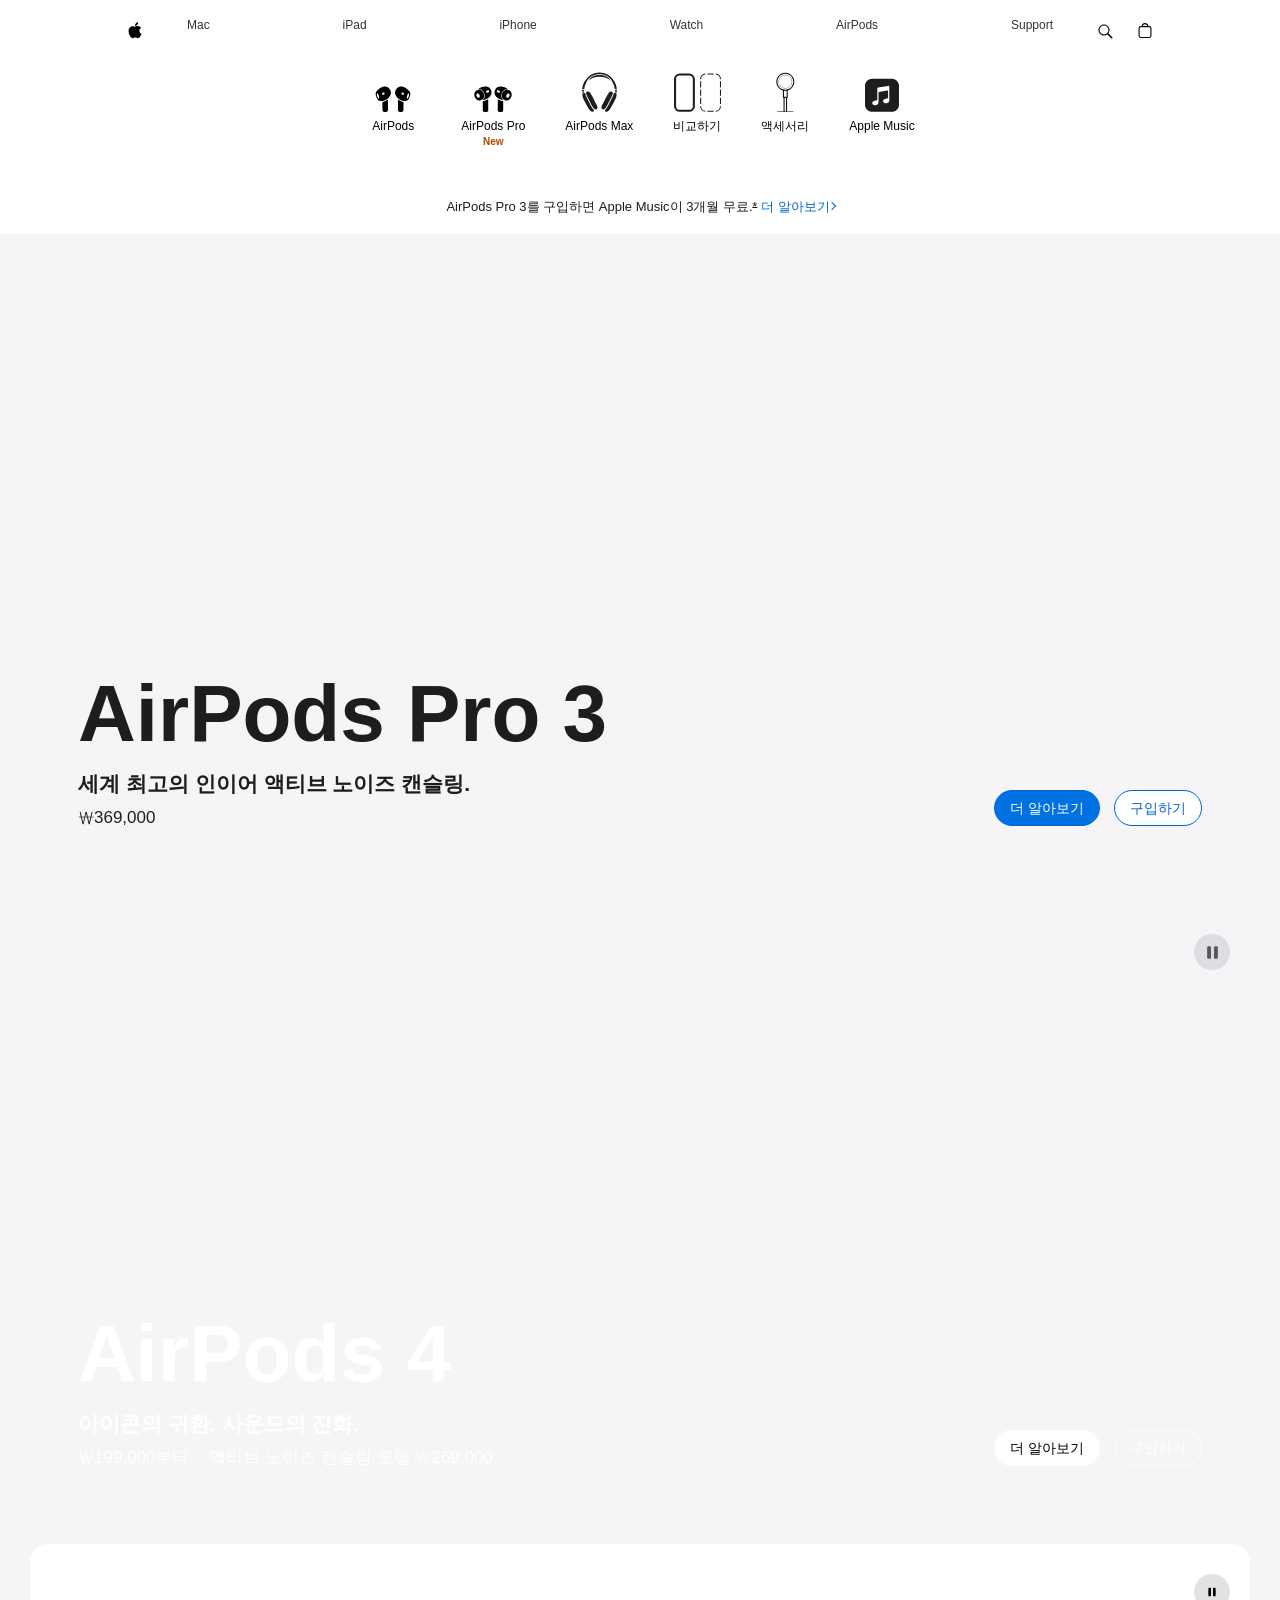
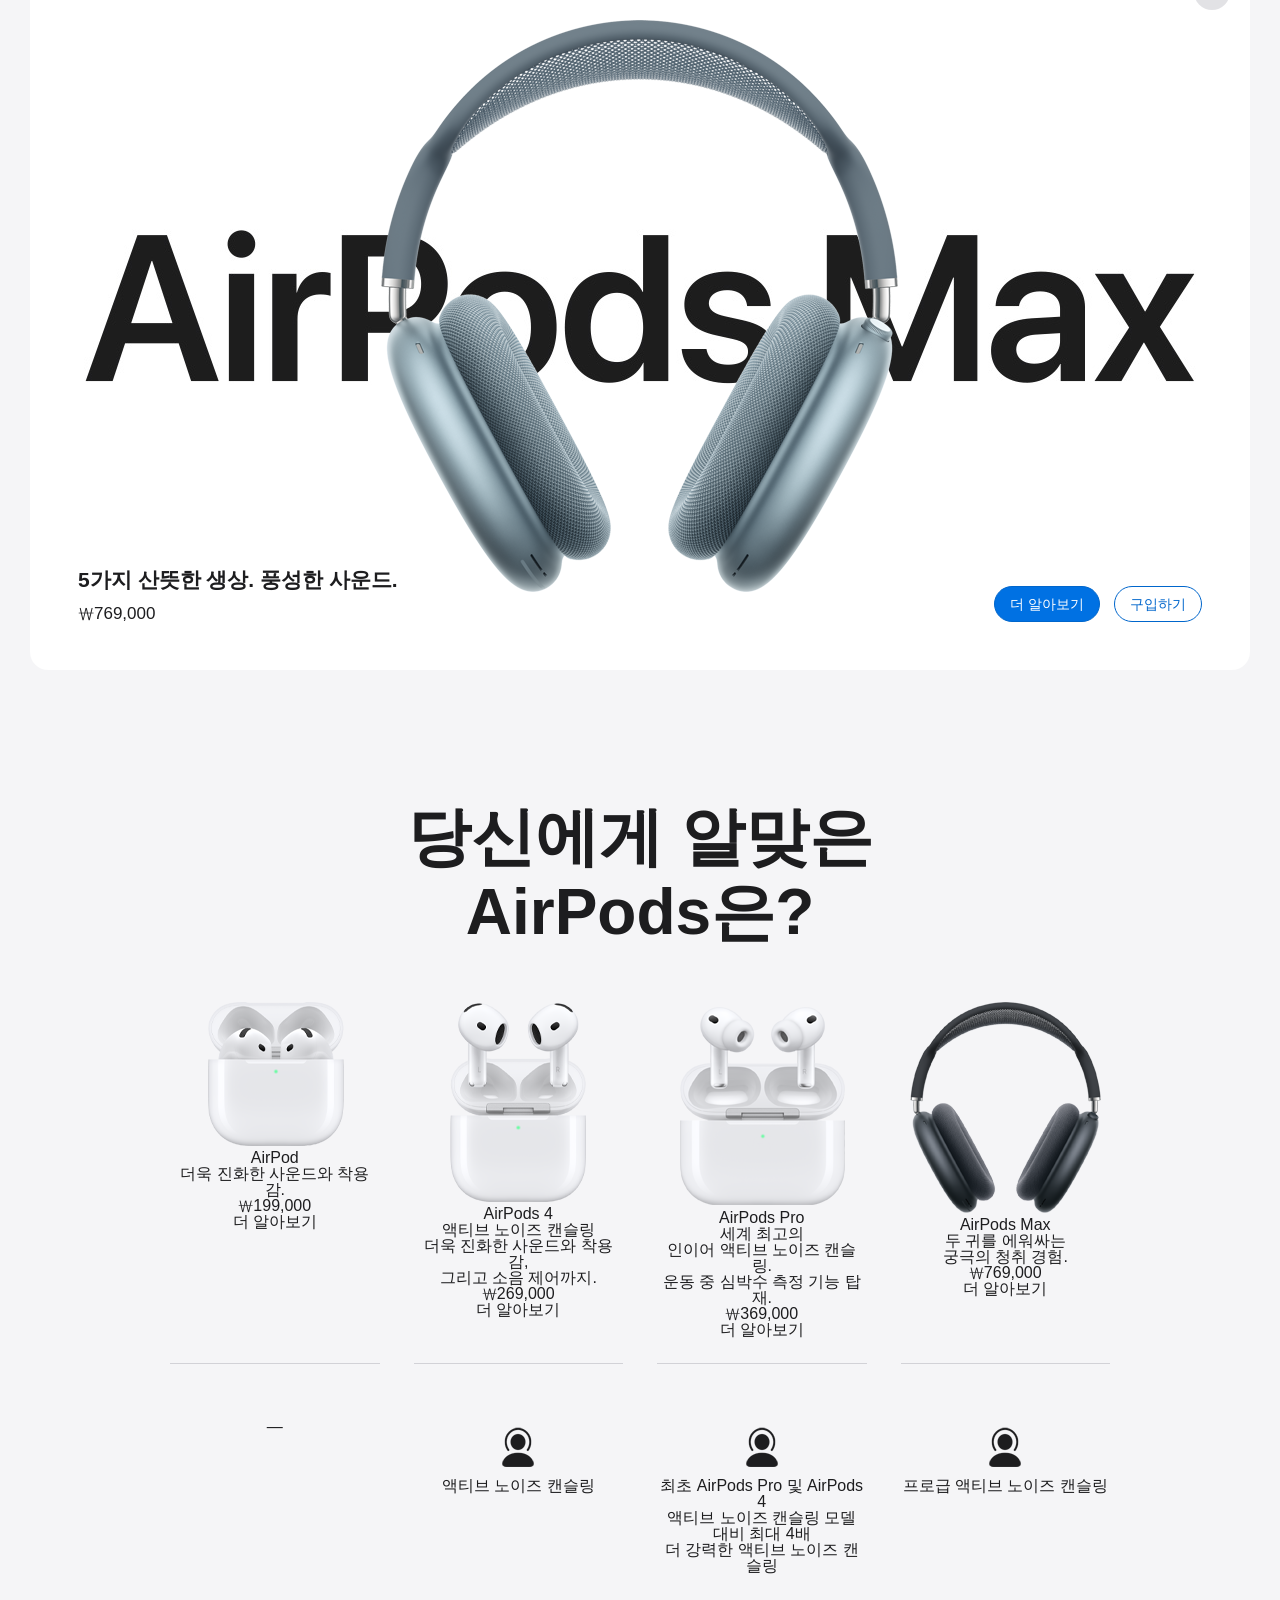
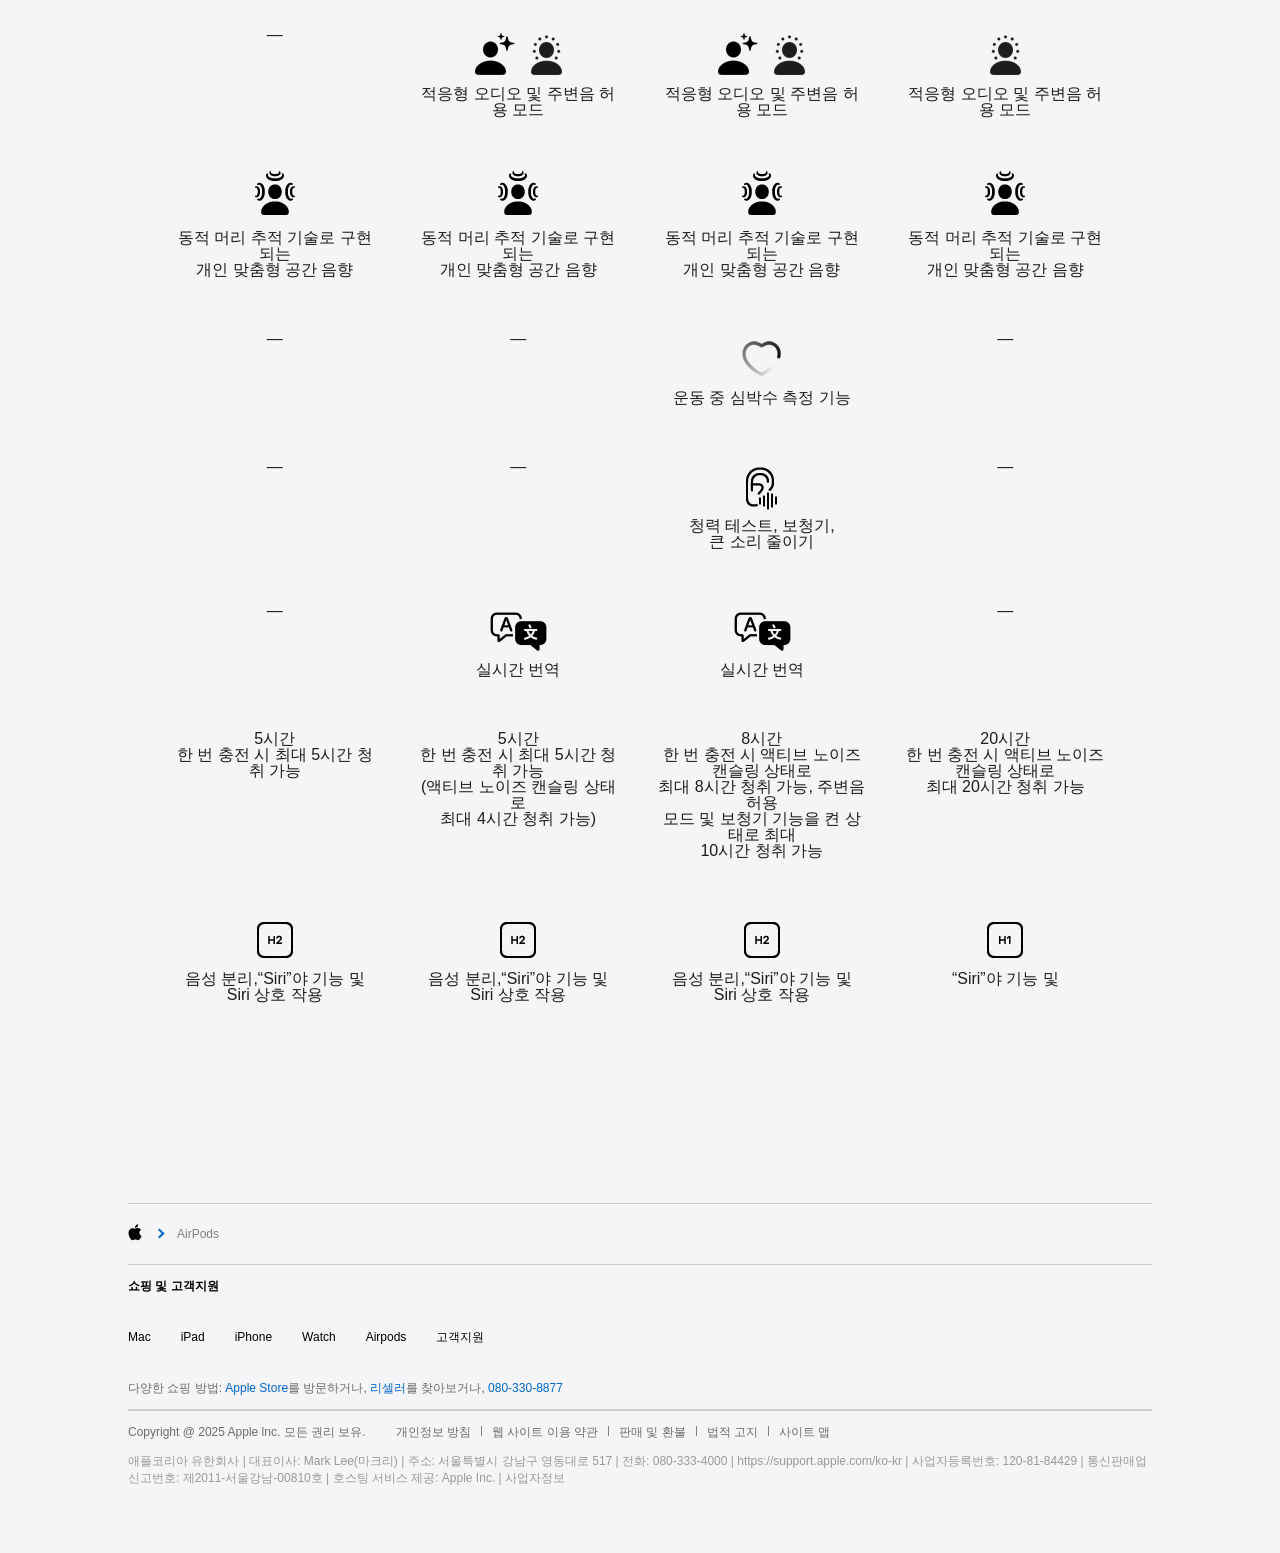
<file: feature/airpods/index.html>
<!DOCTYPE html>
<html lang="ko">

<head>
    <meta charset="UTF-8">
    <meta name="viewport" content="width=device-width, initial-scale=1.0">
    <link rel="stylesheet" href="/css/reset.css">
    <link rel="stylesheet" href="/css/common.css">
    <link rel="stylesheet" href="index.css">
    <title>Airpods</title>
</head>

<body>
    <!-- header -->
    <header>
        <div class="header-inner">
            <h1 class="logo">
                <a href="/index.html">
                    <img src="/img/logo.svg" alt="애플 로고">
                </a>
            </h1>
            <div class="gnb">
                <ul class="menu">
                    <li class="menu-item">
                        <a href="mac.html">Mac</a>
                        <div class="sub-menu">
                            <ul class="dropdown">
                                <li><a href="#">알면 알수록, Mac</a></li>
                                <li><a href="#">라인업 살펴보기</a></li>    
                                <li><a href="#">Mac으로 갈아타기</a></li>
                                <li><a href="#">가장 좋은 이유</a></li>
                                <li><a href="#">절친 목록</a></li>
                                <li><a href="#">Mac과 천생연분</a></li>
                            </ul>
                        </div>
                    </li>
                    <li class="menu-item">
                        <a href="ipad.html">iPad</a>
                        <div class="sub-menu">
                            <ul class="dropdown">
                                <li><a href="#">알면 알수록, iPad</a></li>
                                <li><a href="#">라인업 살펴보기</a></li>
                                <li><a href="#">iPad와 천생연분</a></li>
                                <li><a href="#">Mac으로 갈아타기</a></li>
                                <li><a href="#">가장 좋은 이유</a></li>
                                <li><a href="#">절친 목록</a></li>
                            </ul>
                        </div>
                    </li>
                    <li class="menu-item">
                        <a href="iphone.html">iPhone</a>
                        <div class="sub-menu">
                            <ul class="dropdown">
                                <li><a href="#">라인업 살펴보기</a></li>
                                <li><a href="#">Mac으로 갈아타기</a></li>
                                <li><a href="#">보다 자세히 들여다보기</a></li>
                                <li><a href="#">가장 좋은 이유</a></li>
                                <li><a href="#">알면 알수록, iPhone</a></li>
                                <li><a href="#">iPhone 필수품</a></li>
                            </ul>
                        </div>
                    </li>
                    <li class="menu-item">
                        <a href="watch.html">Watch</a>
                        <div class="sub-menu">
                            <ul class="dropdown">
                                <li><a href="#">가장 좋은 이유</a></li>
                                <li><a href="#">알면 알수록, Watch</a></li>
                                <li><a href="#">Watch 필수 액세서리</a></li>
                                <li><a href="#">그야말로 천생연분</a></li>
                            </ul>
                        </div>
                    </li>
                    <li class="menu-item">
                        <a href="airpods.html">AirPods</a>
                        <div class="sub-menu">
                            <ul class="dropdown">
                                <li><a href="#">당신에게 알맞는 AirPods은?</a></li>
                                <li><a href="#">알면 알수록, AirPods</a></li>
                                <li><a href="#">Apple Music 무료</a></li>
                            </ul>
                        </div>
                    </li>
                    <li><a href="support.html">Support</a></li>
                </ul>
            </div>
            <div class="header-right">
                <ul>
                    <li><a href="#"><img src="/img/ico_search.svg" alt="검색"></a></li>
                    <li><a href="#"><img src="/img/ico_shopping.svg" alt="쇼핑"></a></li>
                </ul>
            </div>
        </div>
    </header>
    <nav>
        <div class="nav-menu">
            <ul class="nav-list">
                <li class="item">
                    <a href="airpods.html"><img src="/feature/airpods/img/airpods.svg" alt="airpods">AirPods</a>
                </li>
                <li class="item">
                    <a href="airpodspro.html"><img src="/feature/airpods/img/airpods_pro.svg" alt="">AirPods Pro</a>
                    <span>New</span>
                </li>
                <li class="item">
                    <a href="airpodsmax.html"><img src="/feature/airpods/img/airpods_max.svg" alt="">AirPods Max</a>
                </li>
                <li class="item">
                    <a href="airpodspro2.html"><img src="/feature/airpods/img/compare.svg" alt="">비교하기</a>
                </li>
                <li class="item">
                    <a href="airpodspro2.html"><img src="/feature/airpods/img/accessories.svg" alt="">액세서리</a>
                </li>
                <li class="item">
                    <a href="airpodspro2.html"><img src="/feature/airpods/img/apple_music.svg" alt="">Apple Music</a>
                </li>

            </ul>
        </div>
    </nav>
    <!-- music free -->
    <div class="music-free">
        <div class="music-wrapper">
            <p class="music-text">AirPods Pro 3를 구입하면 Apple Music이<br class="mo"> 3개월 무료.
                <span class="music-underbar">
                    <a href="#">*</a>
                </span>
                <a class="music-more" href="#">더 알아보기</a>
            </p>
        </div>
    </div>
    <!-- main -->
    <main>
        <section class="video">
            <!-- airpods -->
            <div class="wrapper">
                <div class="wrapper-flex">
                    <div class="airpods-text">
                        <div class="product">
                            <h1 class="tx1">AirPods Pro 3</h1>
                            <p class="tx2">세계 최고의 인이어 액티브 노이즈 캔슬링.</p>
                            <p class="tx3">₩369,000</p>
                        </div>
                        <div class="product-link">
                            <a class="tx1" href="#"><span>더 알아보기</span></a>
                            <a class="tx2" href="#"><span>구입하기</span></a>
                        </div>
                    </div>

                    <video class="airpods-video" preload="none" role="img" muted=""
                        playsinline="" autoplay="1" class="inline-media-component inline-video"
                        src="https://www.apple.com/105/media/us/airpods/2025/515ae144-8530-47d0-85d1-22a263f4b237/anim/hero/medium.mp4"
                        type="video/mp4"></video>
                </div>
            </div>
            <!-- dance -->
            <div class="wrapper">
                <div class="wrapper-flex">
                    <div class="dance-text">
                        <div class="product">
                            <h1 class="tx1">AirPods 4</h1>
                            <p class="tx2">아이콘의 귀환. 사운드의 진화.</p>
                            <div class="flex-tx">
                                <p class="tx3">₩199,000부터</p>
                                <p class="tx3">액티브 노이즈 캔슬링 모델 ₩269,000</p>
                            </div>
                        </div>
                        <div class="dance-product-link">
                            <a class="tx1" href="#"><span>더 알아보기</span></a>
                            <a class="tx2" href="#"><span>구입하기</span></a>
                        </div>
                    </div>

                    <video id="airpods-pro-video" class="dance-video" playsinline autoplay loop data-keepplaying muted
                        src="./video/airpods4.mp4" type="video/mp4"></video>

                    <div class="video-btn">
                        <button class="btn">
                            <img class="btn-img" src="./img/pause.svg" alt="pause" />
                        </button>
                    </div>
                </div>
            </div>

            <!-- Airpods -->
            <div class="wrapper airpodsMax-wrapper">
                <div class="wrapper-flex airpodsMax-flex">
                    <div class="airpods-text">
                        <div class="product">
                            <p class="tx2">5가지 산뜻한 생상. 풍성한 사운드.</p>
                            <p class="tx3">₩769,000</p>
                        </div>
                        <div class="product-link">
                            <a class="tx1" href="#"><span>더 알아보기</span></a>
                            <a class="tx2" href="#"><span>구입하기</span></a>
                        </div>
                    </div>

                    <div class="airpodsMax">
                        <img src="./img/airpods_max_black.png" alt="">
                    </div>
                    <div class="video-btn airpodsMax-btn">
                        <button class="airMax">
                            <img class="airMax-img" src="./img/pause.svg" alt="pause" />
                        </button>
                    </div>
                </div>
            </div>
        </section>
        <!-- find -->
        <section class="find">
            <div class="find-wrapper">
                <div class="title">
                    <h2>당신에게 알맞은</br>AirPods은?</h2>
                </div>
                <div class="icon-gropu">
                    <div class="icon-item">
                        <a href="#"><img src="./img/icon_airpods.png" alt="airpods 아이콘"></a>
                        <p>AirPod</p>
                        <p>더욱 진화한 사운드와 착용감.</p>
                        <p>₩199,000</p>
                        <div>
                            <a href="#"></a>
                        </div>
                        <a href="#"><span>더 알아보기</span></a>
                    </div>
                    <div class="icon-item">
                        <a href="#"><img src="./img/icon_airpods4.png" alt="airpods 아이콘"></a>
                        <p>AirPods&nbsp;4</br><span>액티브 노이즈 캔슬링</span></p>
                        <p>더욱 진화한 사운드와 착용감,</br>그리고 소음 제어까지.</p>
                        <p>₩269,000</p>
                        <div>
                            <a href="/"></a>
                        </div>
                        <a href="#"><span>더 알아보기</span></a>
                    </div>
                    <div class="icon-item">
                        <a href="#"><img src="./img/icon_airpodspro.png" alt="airpods pro 아이콘"></a>
                        <p>AirPods&nbsp;Pro</p>
                        <p>세계 최고의</br>인이어 액티브 노이즈 캔슬링.</br>운동 중 심박수 측정 기능 탑재.</p>
                        <p>₩369,000</p>
                        <div>
                            <a href="#"></a>
                        </div>
                        <a href="#"><span>더 알아보기</span></a>
                    </div>
                    <div class="icon-item">
                        <a href="#"><img src="./img/icon_airpodsmax.png" alt="airpods max 아이콘"></a>
                        <p>AirPods&nbsp;Max</p>
                        <p>두 귀를 에워싸는</br>궁극의 청취 경험.</p>
                        <p>₩769,000</p>
                        <div>
                            <a href="#"></a>
                        </div>
                        <a href="#"><span>더 알아보기</span></a>
                    </div>
                    <div class="row">
                        <span>
                            <p aria-hidden="true" class="mdash">—</p>
                        </span>
                    </div>
                    <div class="">
                        <img src="./img/noise_cancle.png" alt="">
                        <p>액티브 노이즈 캔슬링</p>
                    </div>
                    <div class="">
                        <img src="./img/noise_cancle.png" alt="">
                        <p>최초 AirPods Pro 및 AirPods 4</br>액티브 노이즈 캔슬링 모델 대비 최대 4배</br>더 강력한 액티브 노이즈 캔슬링</p>
                    </div>
                    <div class="">
                        <img src="./img/noise_cancle.png" alt="">
                        <p>프로급 액티브 노이즈 캔슬링</p>
                    </div>
                    <div class="row">
                        <span>
                            <p aria-hidden="true" class="mdash">—</p>
                        </span>
                    </div>
                    <div>
                        <img src="./img/icon_group.png" alt="">
                        <p>적응형 오디오 및 주변음 허용 모드</p>
                    </div>
                    <div>
                        <img src="./img/icon_group.png" alt="">
                        <p>적응형 오디오 및 주변음 허용 모드</p>
                    </div>
                    <div>
                        <img src="./img/icon_transparency.png" alt="">
                        <p>적응형 오디오 및 주변음 허용 모드</p>
                    </div>
                    <div>
                        <img src="./img/icon_serround.png" alt="">
                        <p>동적 머리 추적 기술로 구현되는</br>개인 맞춤형 공간 음향</p>
                    </div>
                    <div>
                        <img src="./img/icon_serround.png" alt="">
                        <p>동적 머리 추적 기술로 구현되는</br>개인 맞춤형 공간 음향</p>
                    </div>
                    <div>
                        <img src="./img/icon_serround.png" alt="">
                        <p>동적 머리 추적 기술로 구현되는</br>개인 맞춤형 공간 음향</p>
                    </div>
                    <div>
                        <img src="./img/icon_serround.png" alt="">
                        <p>동적 머리 추적 기술로 구현되는</br>개인 맞춤형 공간 음향</p>
                    </div>
                    <div class="row">
                        <span>
                            <p aria-hidden="true" class="mdash">—</p>
                        </span>
                    </div>
                    <div class="row">
                        <span>
                            <p aria-hidden="true" class="mdash">—</p>
                        </span>
                    </div>
                    <div>
                        <img src="./img/icon_heart_rate.png" alt="">
                        <p>운동 중 심박수 측정 기능</p>
                    </div>
                    <div class="row">
                        <span>
                            <p aria-hidden="true" class="mdash">—</p>
                        </span>
                    </div>
                    <div class="row">
                        <span>
                            <p aria-hidden="true" class="mdash">—</p>
                        </span>
                    </div>
                    <div class="row">
                        <span>
                            <p aria-hidden="true" class="mdash">—</p>
                        </span>
                    </div>
                    <div>
                        <img src="./img/icon_ear.png" alt="">
                        <p>청력 테스트, 보청기,</br>큰 소리 줄이기</p>
                    </div>
                    <div class="row">
                        <span>
                            <p aria-hidden="true" class="mdash">—</p>
                        </span>
                    </div>
                    <div class="row">
                        <span>
                            <p aria-hidden="true" class="mdash">—</p>
                        </span>
                    </div>
                    <div>
                        <img src="./img/live_translation.png" alt="">
                        <p>실시간 번역</p>
                    </div>
                    <div>
                        <img src="./img/live_translation.png" alt="">
                        <p>실시간 번역</p>
                    </div>
                    <div class="row">
                        <span>
                            <p aria-hidden="true" class="mdash">—</p>
                        </span>
                    </div>
                    <div>
                        <p>5시간</p>
                        <p>한 번 충전 시 최대 5시간 청취 가능</p>
                    </div>
                    <div>
                        <p>5시간</p>
                        <p>한 번 충전 시 최대 5시간 청취 가능</br>(액티브 노이즈 캔슬링 상태로</br>최대 4시간 청취 가능)</p>
                    </div>
                    <div>
                        <p>8시간</p>
                        <p>한 번 충전 시 액티브 노이즈 캔슬링 상태로</br>최대 8시간 청취 가능, 주변음 허용</br>모드 및 보청기 기능을 켠 상태로 최대</br>10시간 청취 가능</p>
                    </div>
                    <div>
                        <p>20시간</p>
                        <p>한 번 충전 시 액티브 노이즈 캔슬링 상태로</br>최대 20시간 청취 가능</p>
                    </div>
                    <div>
                        <img src="./img/icon_h2.png" alt="">
                        <p>음성 분리,“Siri”야 기능 및</br>Siri 상호 작용</p>
                    </div>
                    <div>
                        <img src="./img/icon_h2.png" alt="">
                        <p>음성 분리,“Siri”야 기능 및</br>Siri 상호 작용</p>
                    </div>
                    <div>
                        <img src="./img/icon_h2.png" alt="">
                        <p>음성 분리,“Siri”야 기능 및</br>Siri 상호 작용</p>
                    </div>
                    <div>
                        <img src="./img/icon_h1.png" alt="">
                        <p>“Siri”야 기능 및</p>
                    </div>







                </div>
            </div>
        </section>
    </main>
    <!-- footer -->
    <footer>
        <div class="footer-container">
            <div class="footer-logo">
                <img src="/img/logo.svg" />
                <span class="arrow"></span>
                <div class="logo-watch">AirPods</div>
            </div>
            <div class="shopping-support">쇼핑 및 고객지원</div>
            <div class="footer-nav">
                <div>Mac</div>
                <div>iPad</div>
                <div>iPhone</div>
                <div>Watch</div>
                <div>Airpods</div>
                <div>고객지원</div>
            </div>
            <div class="contact">다양한 쇼핑 방법: <a>Apple Store</a>를 방문하거나, <a>리셀러</a>를 찾아보거나, <a>080-330-8877</a></div>
            <div class="line"></div>
            <div class="copyright">
                Copyright @ 2025 Apple lnc. 모든 권리 보유.
                <div class="copyright-list">
                    <a>개인정보 방침</a>
                    <div class="list-line"></div>
                    <a>웹 사이트 이용 약관</a>
                    <div class="list-line"></div>
                    <a>판매 및 환불</a>
                    <div class="list-line"></div>
                    <a>법적 고지</a>
                    <div class="list-line"></div>
                    <a>사이트 맵</a>
                </div>
            </div>
            <div class="footer-under">
                애플코리아 유한회사 | 대표이사: Mark Lee(마크리) | 주소: 서울특별시 강남구 영동대로 517 | 전화: 080-333-4000 |
                <span>https://support.apple.com/ko-kr</span> | 사업자등록번호: 120-81-84429 |
                통신판매업신고번호: 제2011-서울강남-00810호 | 호스팅 서비스 제공: Apple Inc. | <span>사업자정보</span>
            </div>
        </div>
    </footer>
</body>
<script src="./index.js"></script>

</html>
</file>
<file: css/common.css>
:root {
    /*header color*/
    --header-bg-color: #ffffff;
    --header-border-color: rgba(0, 0, 0, 0.16);
    --header-text-color: rgba(0, 0, 0, 0.8);

    /*footer color*/
    --footer-bg-color: #f5f5f7;
    --footer-border-color: rgba(0, 0, 0, 0.16);
    --footer-text-color: rgba(0, 0, 0, 0.56);

    /*link color*/
    --link-color: #0066cc;

    /*diagram color*/
    --diagram-color:rgba(0, 0, 0, 0.48);
    --diagram-text-color: :rgba(0, 0, 0, 0.72);

    /*text color*/
    --text-color: #1d1d1f;
    
    
}
</file>
<file: feature/airpods/index.css>
body {
    background-color: #f5f5f7;

}

a {
    text-decoration: none;
    color: inherit;
}

.mo {
    display: none;
}

/*header*/
header {
    background-color: var(--header-bg-color);
    color: var(--header-text-color);
}

.header-inner {
    max-width: 1024px;
    margin: 0 auto;
    display: flex;
    align-items: center;
    justify-content: center;
    padding: 0 100px;
    gap: 25px;
}

.header-inner .logo a,
.header-inner .header-right a {
    display: block;
    height: 30px;
}

.header-inner .gnb {
    width: 100%;
}


.header-inner .gnb ul {
    display: flex;
    justify-content: space-between;
    align-items: center;
    gap: 25px;
    position: relative;
}

.gnb ul li a {
    color: var(--header-text-color);
    font-size: 12px;
    font-weight: 400;
    padding: 19px 20px;
    transition: color 0.3s;
    text-decoration: none;
    display: block;
}

.header-inner .header-right ul {
    display: flex;
    align-items: center;
    gap: 25px;
}

/* dropdown */

/* .menu-item {
    position: relative;
}

.menu-item .sub-menu {
    position: fixed;
    left: 0;
    width: 100vw;
    background-color: var(--header-bg-color);
    opacity: 0;
    visibility: hidden;
    transform: translateY(-10px);
    transition: all 0.3s ease;
    z-index: 3;
}

.menu-item .dropdown {
    width: auto;
    justify-content: center !important;
}

.menu-item:hover .sub-menu {
    opacity: 1;
    visibility: visible;
    transform: translateY(0);
}

.sub-menu ul {
    list-style: none;
    margin: 0;
    padding: 10px 0;
}

.sub-menu ul li a {
    display: block;
    padding: 10px 20px;
    color: var(--header-text-color);
    text-decoration: none;
} */

/* 1) 서브메뉴(컨테이너) 애니메이션 — 기존 규칙과 함께 작동하게 유지 */
.menu-item .sub-menu {
  position: fixed;
  left: 0;
  width: 100vw;
  background-color: var(--header-bg-color);
  opacity: 0;
  visibility: hidden;
  transform: translateY(-10px);
  transition: all 0.25s ease; /* 살짝 빠르게 */
  z-index: 3;
  pointer-events: none; /* 숨겨졌을 때 클릭 차단 */
}

/* 보여질 때: 먼저 컨테이너가 내려온다 */
.menu-item:hover .sub-menu {
  opacity: 1;
  visibility: visible;
  transform: translateY(0);
  pointer-events: auto;
}

.header-inner .sub-menu .dropdown{
    justify-content: center;
}

.sub-menu .dropdown li {
  opacity: 0;
  transform: translateY(-8px);
  list-style: none;
}

@keyframes fadeUp {
  to {
    opacity: 1;
    transform: translateY(0);
  }
}

.menu-item:hover .sub-menu .dropdown li {
  animation-name: fadeUp;
  animation-duration: 260ms;
  animation-fill-mode: forwards;
  animation-timing-function: cubic-bezier(.2,.9,.2,1);
}

.menu-item:hover .sub-menu .dropdown li:nth-child(1) { animation-delay: 0.3s; }
.menu-item:hover .sub-menu .dropdown li:nth-child(2) { animation-delay: 0.4s; }
.menu-item:hover .sub-menu .dropdown li:nth-child(3) { animation-delay: 0.5s; }
.menu-item:hover .sub-menu .dropdown li:nth-child(4) { animation-delay: 0.6s; }
.menu-item:hover .sub-menu .dropdown li:nth-child(5) { animation-delay: 0.7s; }
.menu-item:hover .sub-menu .dropdown li:nth-child(6) { animation-delay: 0.8s; }



/* nav */
nav {
    background-color: var(--header-bg-color);
    height: 130px;
    z-index: 2;
    position: relative;
}

.nav-menu {
    margin: 0 34px;
    padding-top: 10px;
}

.nav-menu .nav-list {
    display: flex;
    gap: 40px;
    justify-content: center;
}

.nav-list .item {
    text-align: center;
}

.nav-list .item a {
    display: flex;
    align-items: center;
    flex-direction: column;
    font-size: 12px;
}

.nav-list .item span {
    font-size: 10px;
    font-weight: 600;
    color: rgb(182, 68, 0);
}


.item a img {
    margin-bottom: 4px;
    height: 56px;
}

/* music free */
.music-free {
    background-color: var(--header-bg-color);
    text-align: center;
    padding: 16px 0;
    animation: drop .8s ease-in-out forwards, drop-color 2s ease-in-out forwards;
}

@keyframes drop {
    0% {
        transform: translateY(-100%);
    }

    100% {
        transform: translateY(0);
    }
}

@keyframes drop-color {
    0% {
        background-color: rgba(0, 113, 227);
    }

    100% {
        background-color: var(--header-bg-color);
    }

}

@keyframes drop-text {
    0% {
        color: #ffffff;
    }

    100% {
        color: var(--text-color);
    }
}

.music-free .music-wrapper {
    font-size: 13px;
    min-width: 320px;
    width: 83%;
    margin: 0 auto;
}

.music-free .music-wrapper .music-text {
    line-height: 22px;
    font-weight: 400;
    ;
    animation: drop-text 3s ease-in-out forwards;
}

.music-text .music-underbar a {
    text-decoration: underline;
    text-underline-offset: -4px;
    margin-left: -4px;
}

.music-text .music-more {
    color: var(--link-color);
    animation: drop-link 3s ease-in-out forwards;
}

@keyframes drop-link {
    0% {
        color: #ffffff;
    }

    100% {
        color: var(--link-color);
    }

}

.music-text .music-more::after {
    content: '';
    display: inline-block;
    border-top: 1px solid blue;
    border-right: 1px solid blue;
    transform: rotateZ(45deg);
    width: 5px;
    height: 5px;
    margin: 2px -1px;
    animation: drop-after 3s ease-in-out forwards;
}

@keyframes drop-after {
    0% {
        border-color: #ffffff;
    }

    100% {
        border-color: var(--link-color);
    }

}

/* main */

.video {
    overflow: hidden;
    text-align: center;
    padding-top: 15px;
    padding-bottom: 15px;
}

.video .wrapper {
    margin: 0 auto;
    padding: 15px 30px 15px;
    position: relative;
    max-width: 1580px;
    box-sizing: border-box;
}

.video .airpodsMax-wrapper{
    height: 756px;
    background-repeat: no-repeat;
    background-position: center;
}

.video .wrapper-flex {
    display: flex;
    position: relative;
    flex-direction: column;
    align-items: center;
    justify-content: center;
}

.video .airpodsMax-flex{
    height: 100%;
    display: flex;
    flex-direction: column;
    justify-content: center;
    background: #ffffff;
    border-radius: 18px;
    background-image: url(./img/airpods_max_logo.jpg);
    background-repeat: no-repeat;
    background-position: center;
}

.video .airpods-text,
.video .dance-text {
    position: absolute;
    bottom: 0;
    z-index: 2;
    display: flex;
    justify-content: space-between;
    width: 100%;
    padding-bottom: 48px;
    align-items: flex-end;
}

.airpods-text .product {
    text-align: left;
    margin-left: 48px;
    color: #1d1d1f;
    font-weight: 600;
}

.dance-text .product {
    text-align: left;
    margin-left: 48px;
    color: #ffffff;
    font-weight: 600;
}

.airpods-text .product .tx1,
.dance-text .product .tx1 {
    font-size: 80px;
    height: 92px;
}

.airpods-text .product .tx2,
.dance-text .product .tx2 {
    font-size: 24px;
    margin: 7px 0 15px;
    font-size: 21px;
}
.airpods-text .product .flex-tx,
.dance-text .product .flex-tx {
    display: flex;
    gap: 20px;
}
.airpods-text .product .tx3,
.dance-text .product .tx3 {
    font-size: 17px;
    font-weight: 400;
}

.airpods-text .product-link,
.dance-text .dance-product-link {
    margin-right: 48px;
    display: flex;
    gap: 14px;
}

.product-link a {
    font-size: 14px;
    line-height: 1.2857742857;
    font-weight: 400;
    background-color: #0071e3;
    border-radius: 980px;
    border: 1px solid rgba(0, 102, 204);
    padding-inline: 15px;
    padding-block: 8px;
    color: #ffffff;
}

.dance-product-link a{
    font-size: 14px;
    line-height: 1.2857742857;
    font-weight: 400;
    background-color: #ffffff;
    border-radius: 980px;
    border: 1px solid rgba(255, 255, 255, 0.7);
    padding-inline: 15px;
    padding-block: 8px;
    color: #000000;
}

.product-link .tx2 {
    padding: 8px 15px;
    background-color: #ffffff;
    color: var(--link-color);
}

.dance-product-link .tx2 {
    padding: 8px 15px;
    background-color: transparent;
    color: #ffffff;
}

.product-link .tx2:hover {
    background-color: #0071e3;
    color: #ffffff;
}

.dance-product-link .tx2:hover {
    background-color: #ffffff;
    color: #000000;
}

.video .airpods-video,
.video .dance-video {
    width: 100%;
    border-radius: 18px;
    position: relative;
    z-index: 1; 
}

.airpodsMax{
    width: 100%;
}

.video-btn,
.airpodsMax-btn {
    width: 56px;
    height: 56px;
    position: absolute;
    top: 30px;
    right: 0;
    z-index: 3;
    overflow: hidden;
    text-align: left;
}

.video-btn .btn,
.airpodsMax-btn .airMax {
    width: 36px;
    height: 36px;
    border-radius: 50%;
    border: none;
    display: flex;
    align-items: center;
    justify-content: center;
    cursor: pointer;
    pointer-events: auto;
    background: rgb(210, 210, 215, 0.64);
}

.video-btn .btn-img,
.airMax-btn .airMax-img{
    width: 35px;
    height: 35px;
    opacity: 0.6;
}

/* find */
.find{
    padding: 100px 0 150px 0;
}

.find-wrapper {
    max-width: 980px;
    margin: 0 auto;
    text-align: center;
}

.find-wrapper .title h2 {
    font-size: 64px;
    font-weight: 600;
    line-height: 1.171875;
    color: #1d1d1f;
}

.find .icon-gropu {
    max-width: 940px;
    margin-top: 51px;
    margin-left: auto;
    margin-right: auto;
        display: grid;
    color: #1d1d1f;
    justify-content: center;
    grid-template-columns: repeat(4, 1fr);
    grid-template-rows: repeat(6, auto);
    grid-row-gap: 53px;
    grid-column-gap: 34px;
}

.icon-gropu .icon-item {
    display: flex;
    flex-direction: column;
    padding-bottom: 25px;
    margin-bottom: 2px;
    border-bottom: 1px solid #d2d2d7;
}













/* footer */
footer {
    height: 400px;
    background-color: var(--footer-bg-color);
    display: flex; 
    justify-content: center;
}

.footer-container {
    max-width: 1024px;
    padding-top: 50px;
    padding-bottom: 55px;
}

.footer-logo {
    height: 60px;
    border-top: 1px var(--footer-border-color) solid;
    border-bottom: 1px var(--footer-border-color) solid;
    display: flex;
    align-items: center;
    gap: 15px;
}

.footer-logo .arrow::after {
    content: '';
    display: inline-block;
    border-top: 2px solid #0000;
    border-right: 2px solid #0000;
    transform: rotateZ(45deg);
    width: 5px;
    height: 5px;
    margin: 2px -1px;
    animation: drop-after 3s ease-in-out forwards;
}

.footer-logo .logo-watch {
    font-size: 12px;
    font-weight: 400;
    color: var(--diagram-color);
}

.footer-container .shopping-support {
    font-size: 12px;
    font-weight: 600;
    color: var(--diagram-text-color);
    margin-top: 15px;
}

.footer-container .footer-nav {
    height: 30px;
    margin-top: 30px;
    display: flex;
    align-items: center;
    gap: 30px;
    font-size: 12px;
    font-weight: 400;
    color: var(--diagram-text-color);
}

.footer-container .contact {
    font-size: 12px;
    font-weight: 400;
    color: var(--footer-text-color);
    margin-top: 30px;
}

.contact a {
    color: var(--link-color);
}

.line {
    border: 1px var(--footer-border-color) solid;
    margin-top: 15px;
}

.copyright {
    font-size: 12px;
    font-weight: 400;
    color: var(--footer-text-color);
    margin-top: 15px;
    display: flex;
}

.copyright-list{
    margin-left: 30px;
    color: var(--diagram-text-color);
    display: flex;
    gap: 10px;
}

.copyright-list .list-line{
    width: 1px;
    height: 10px;
    background-color: var(--diagram-color);
}

.footer-under {
    margin-top: 15px;
    font-size: 12px;
    font-weight: 400;
    color: #999999;
    line-height: 17px;
}

.footer-under span {
    color: var(--diagram-text-color);
}
</file>
